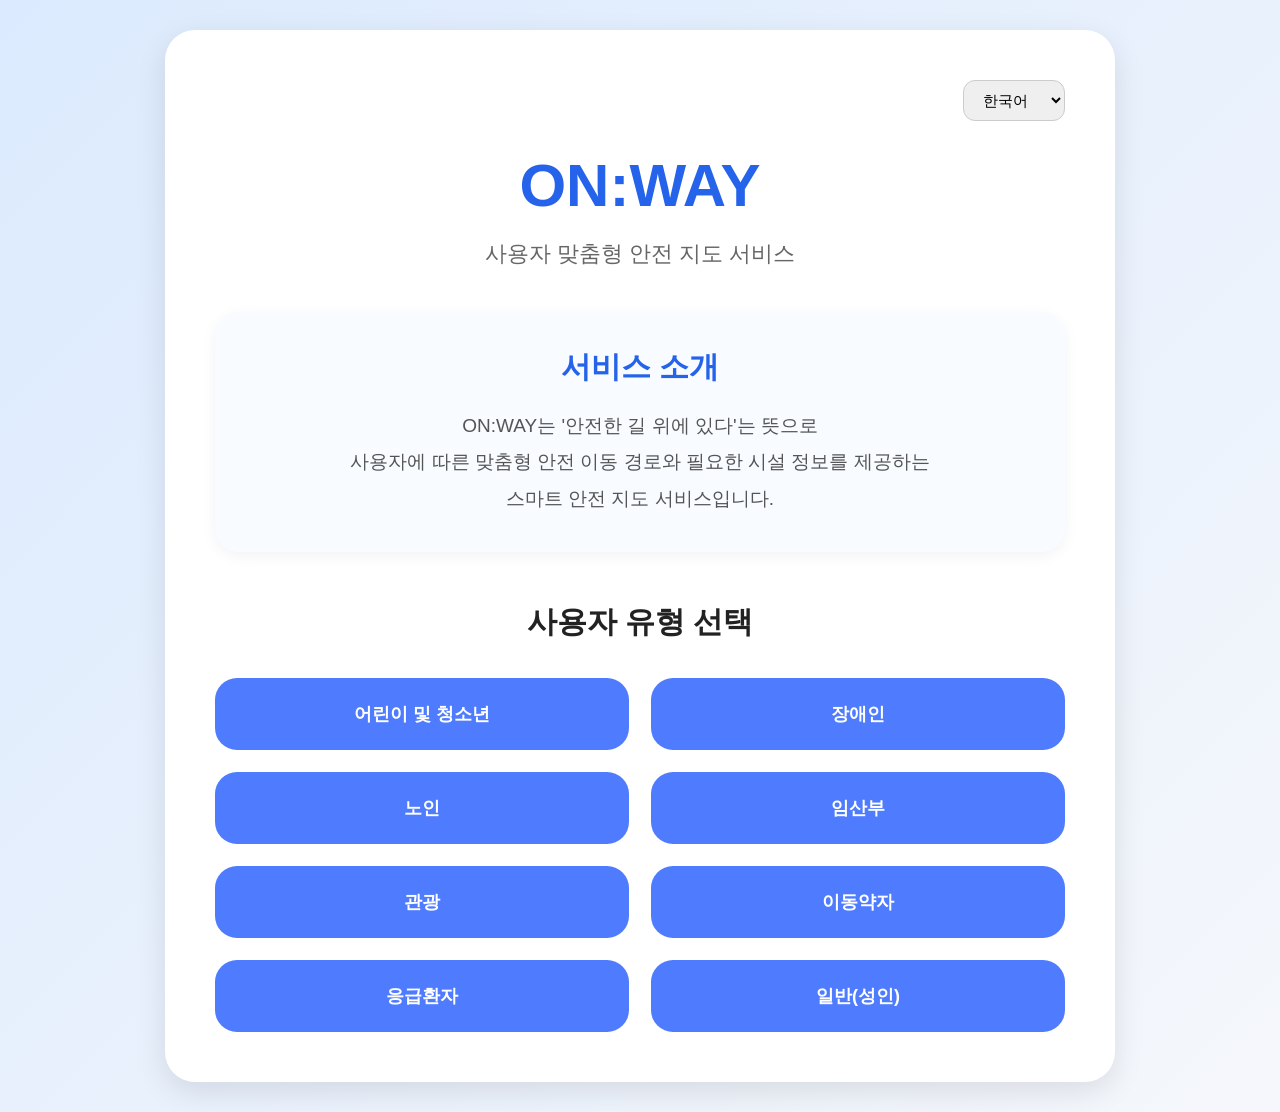
<file: index.html>
<!DOCTYPE html>
<html lang="ko">

<head>

    <meta charset="UTF-8">

    <meta name="viewport"
    content="width=device-width, initial-scale=1.0">

    <title>ON:WAY</title>

    <link rel="stylesheet" href="style.css">

</head>

<body>

    <div class="container">

        <!-- 언어 선택 -->
        <div class="lang-box">

            <select id="langSelect">

                <option value="ko">한국어</option>

                <option value="en">English</option>

                <option value="ja">日本語</option>

                <option value="zh">中文</option>

            </select>

        </div>



        <!-- 제목 -->
        <h1 id="title">
            ON:WAY
        </h1>



        <!-- 부제목 -->
        <p id="subtitle">

            사용자 맞춤형 안전 지도 서비스

        </p>



        <!-- 서비스 설명 -->
        <div class="service-box">

            <h2 id="serviceTitle">
                서비스 소개
            </h2>

            <p id="serviceText">

                ON:WAY는 '안전한 길 위에 있다'는 뜻으로<br>

                사용자에 따른 맞춤형 안전 이동 경로와 필요한 시설 정보를 제공하는<br>

                스마트 안전 지도 서비스입니다.

            </p>

        </div>



        <!-- 사용자 선택 -->
        <h2 class="select-title" id="selectTitle">

            사용자 유형 선택

        </h2>



        <!-- 버튼 -->
        <div class="buttons">

            <button
            onclick="movePage('child.html')"
            id="childBtn">

                어린이 및 청소년 

            </button>



            <button
            onclick="movePage('disabled.html')"
            id="disabledBtn">

                장애인

            </button>



            <button
            onclick="movePage('senior.html')"
            id="seniorBtn">

                노인

            </button>



            <button
            onclick="movePage('pregnant.html')"
            id="pregnantBtn">

                임산부

            </button>



            <button
            onclick="movePage('tourist.html')"
            id="touristBtn">

                관광

            </button>



            <button
            onclick="movePage('moveweak.html')"
            id="moveweakBtn">

                이동약자

            </button>



            <button
            onclick="movePage('emergency.html')"
            id="emergencyBtn">

                응급환자

            </button>



            <button
            onclick="movePage('adult.html')"
            id="adultBtn">

                일반(성인)

            </button>

        </div>

    </div>



    <script src="script.js"></script>

</body>
</html>
</file>
<file: style.css>
* {



    margin: 0;



    padding: 0;



    box-sizing: border-box;

}







body {



    font-family: 'Malgun Gothic', sans-serif;



    background: linear-gradient(

        135deg,

        #dbeafe,

        #f5f7fb

    );



    min-height: 100vh;



    display: flex;



    justify-content: center;



    align-items: center;



    padding: 30px;

}







/* 전체 박스 */



.container {



    width: 90%;



    max-width: 950px;



    background-color: white;



    padding: 50px;



    border-radius: 30px;



    box-shadow: 0 10px 30px rgba(0,0,0,0.1);



    text-align: center;

}







/* 언어 선택 */



.lang-box {



    width: 100%;



    display: flex;



    justify-content: flex-end;



    margin-bottom: 30px;

}







#langSelect {



    padding: 10px 15px;



    border-radius: 12px;



    border: 1px solid #ccc;



    font-size: 15px;



    cursor: pointer;



    outline: none;



    transition: 0.2s;

}







#langSelect:hover {



    border-color: #4f7cff;

}







/* 제목 */



#title {



    font-size: 60px;



    color: #2563eb;



    margin-bottom: 15px;

}







/* 부제목 */



#subtitle {



    font-size: 22px;



    color: #666;



    margin-bottom: 40px;



    line-height: 1.7;

}







/* 서비스 소개 */



.service-box {



    background-color: #f8fbff;



    padding: 35px;



    border-radius: 24px;



    margin-bottom: 50px;



    box-shadow: 0 4px 15px rgba(0,0,0,0.05);

}







/* 서비스 소개 제목 */



#serviceTitle {



    font-size: 30px;



    color: #2563eb;



    margin-bottom: 20px;

}







/* 서비스 설명 */



#serviceText {



    font-size: 19px;



    color: #555;



    line-height: 1.9;

}







/* 사용자 선택 제목 */



.select-title {



    font-size: 30px;



    color: #222;



    margin-bottom: 35px;

}







/* 버튼 영역 */



.buttons {



    display: grid;



    grid-template-columns: repeat(2, 1fr);



    gap: 22px;

}







/* 버튼 */



button {



    padding: 24px;



    border: none;



    border-radius: 22px;



    background-color: #4f7cff;



    color: white;



    font-size: 18px;



    font-weight: bold;



    cursor: pointer;



    transition: 0.25s;

}







button:hover {



    transform: translateY(-5px);



    background-color: #2f5be7;



    box-shadow: 0 8px 20px rgba(79,124,255,0.3);

}



/* 언어 선택 컨트롤러 스타일 */

.lang-container {

  width: 800px;

  display: flex;

  justify-content: flex-end;

  gap: 8px;

  margin-bottom: 10px;

}



.lang-btn {

  background-color: #fff;

  border: 1px solid #ccc;

  padding: 5px 12px;

  border-radius: 4px;

  cursor: pointer;

  font-size: 13px;

}



.lang-btn.active {

  background-color: #333;

  color: #fff;

  border-color: #333;

  font-weight: bold;

}







/* 모바일 */



@media screen and (max-width: 768px) {



    .container {



        padding: 30px 20px;

    }



    #title {



        font-size: 42px;

    }



    #subtitle {



        font-size: 17px;

    }



    #serviceTitle {



        font-size: 24px;

    }



    #serviceText {



        font-size: 16px;

    }



    .select-title {



        font-size: 24px;

    }



    .buttons {



        grid-template-columns: 1fr;

    }



    button {



        font-size: 16px;

    }

}
</file>
